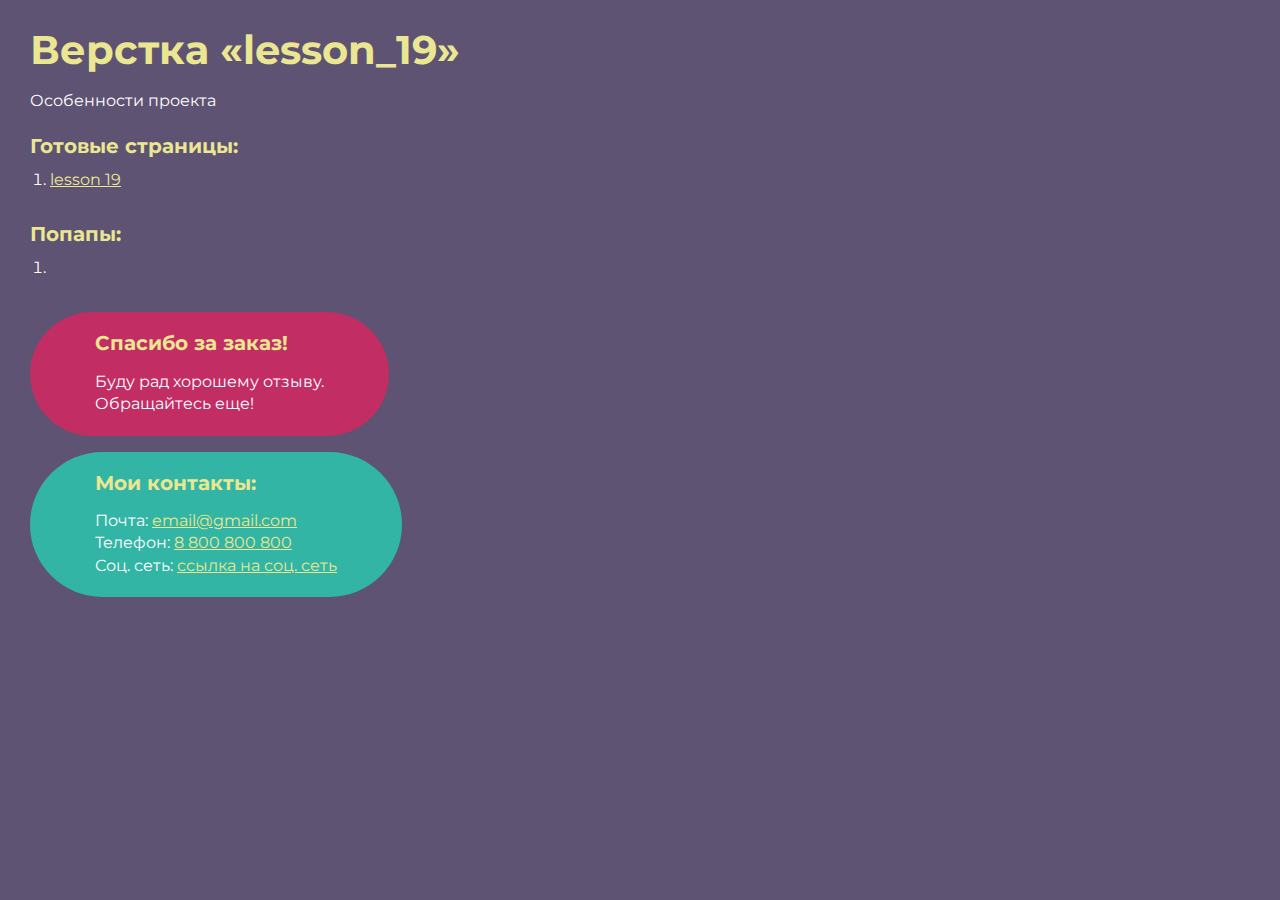
<file: index.html>
<!DOCTYPE html>
<html>

<head>
	<meta charset="UTF-8">
	<meta name="viewport" content="width=device-width, initial-scale=1.0">
	<title>Верстка «lesson_19»</title>
</head>

<body>
	<div class="rootpage">
		<h1>Верстка «lesson_19»</h1>
		<div class="rootpage__info">
			Особенности проекта
		</div>
		<h2>Готовые страницы:</h2>
		<ol class="rootpage__list">
			<li><a target="_blank" href="home.html">lesson 19</a></li>
		</ol>
		<h2>Попапы:</h2>
		<ol class="rootpage__list">
			<li><a target="_blank" href="home.html#"></a></li>
		</ol>
		<div class="rootpage__tnx">
			<h2>Спасибо за заказ!</h2>
			<p>Буду рад хорошему отзыву.</p>
			<p>Обращайтесь еще!</p>
		</div>
		<div class="rootpage__contacts">
			<h2>Мои контакты:</h2>
			<p>Почта: <a href="mailto:email@gmail.com">email@gmail.com</a></p>
			<p>Телефон: <a href="tel:8800800800">8 800 800 800</a></p>
			<p>Соц. сеть: <a href="">ссылка на соц. сеть</a></p>
		</div>
	</div>
</body>
<style>
	@charset "UTF-8";
	@import url("https://fonts.googleapis.com/css?family=Montserrat:regular,700&display=swap");

	*,
	*::before,
	*::after {
		padding: 0px;
		margin: 0px;
		border: 0px;
		box-sizing: border-box;
	}

	html,
	body {
		height: 100%;
		margin: 0;
		padding: 0;
		min-width: 320px;
		width: 100%;
		color: #fff;
		background-color: #5e5373;
	}

	body {
		font-family: Montserrat;
		font-size: 100%;
		line-height: 1;
		font-size: 1rem;
	}

	a {
		text-decoration: underline;
		color: #ebe691
	}

	a:visited {
		text-decoration: underline;
		color: #aaa768;
	}

	a:hover {
		text-decoration: none;
	}

	ul li {
		list-style: none;
	}

	img {
		vertical-align: top;
	}

	.wrapper {
		width: 100%;
		min-height: 100%;
		overflow: hidden;
	}

	.rootpage {
		padding: 30px;
		display: flex;
		flex-direction: column;
		align-items: flex-start;
	}

	@media (max-width: 767px) {
		.rootpage {
			padding: 30px 15px;
		}
	}

	h1 {
		color: #ebe691;
		font-size: 2.5rem;
		margin: 0px 0px 1.25rem 0px;
	}

	@media (max-width: 767px) {
		h1 {
			font-size: 1.85rem;
			margin: 0px 0px 1.25rem 0px;
		}
	}

	h2 {
		color: #ebe691;
		font-size: 1.25rem;
		margin: 0px 0px 1rem 0px;
	}

	@media (max-width: 767px) {
		h2 {
			font-size: 1.125rem;
			margin: 0px 0px 1rem 0px;
		}
	}

	.rootpage__info {
		line-height: 140%;
		margin: 0px 0px 1.5rem 0px;
	}

	.rootpage__list {
		margin: 0px 0px 2.25rem 1.25rem;
	}

	.rootpage__list li:not(:last-child) {
		margin: 0px 0px 15px 0px;
	}

	.rootpage__contacts,
	.rootpage__tnx {
		border-radius: 200px;
		padding: 20px 65px;
		line-height: 140%;
	}

	@media (max-width: 767px) {

		.rootpage__contacts,
		.rootpage__tnx {
			border-radius: 40px;
			padding: 20px;
		}
	}

	.rootpage__contacts {
		background: #32b5a4;

	}

	.rootpage__contacts a {
		color: #ebe691;
	}

	.rootpage__tnx {
		background: #c22d63;
		margin: 0px 0px 1rem 0px;
	}
</style>

</html>
</file>
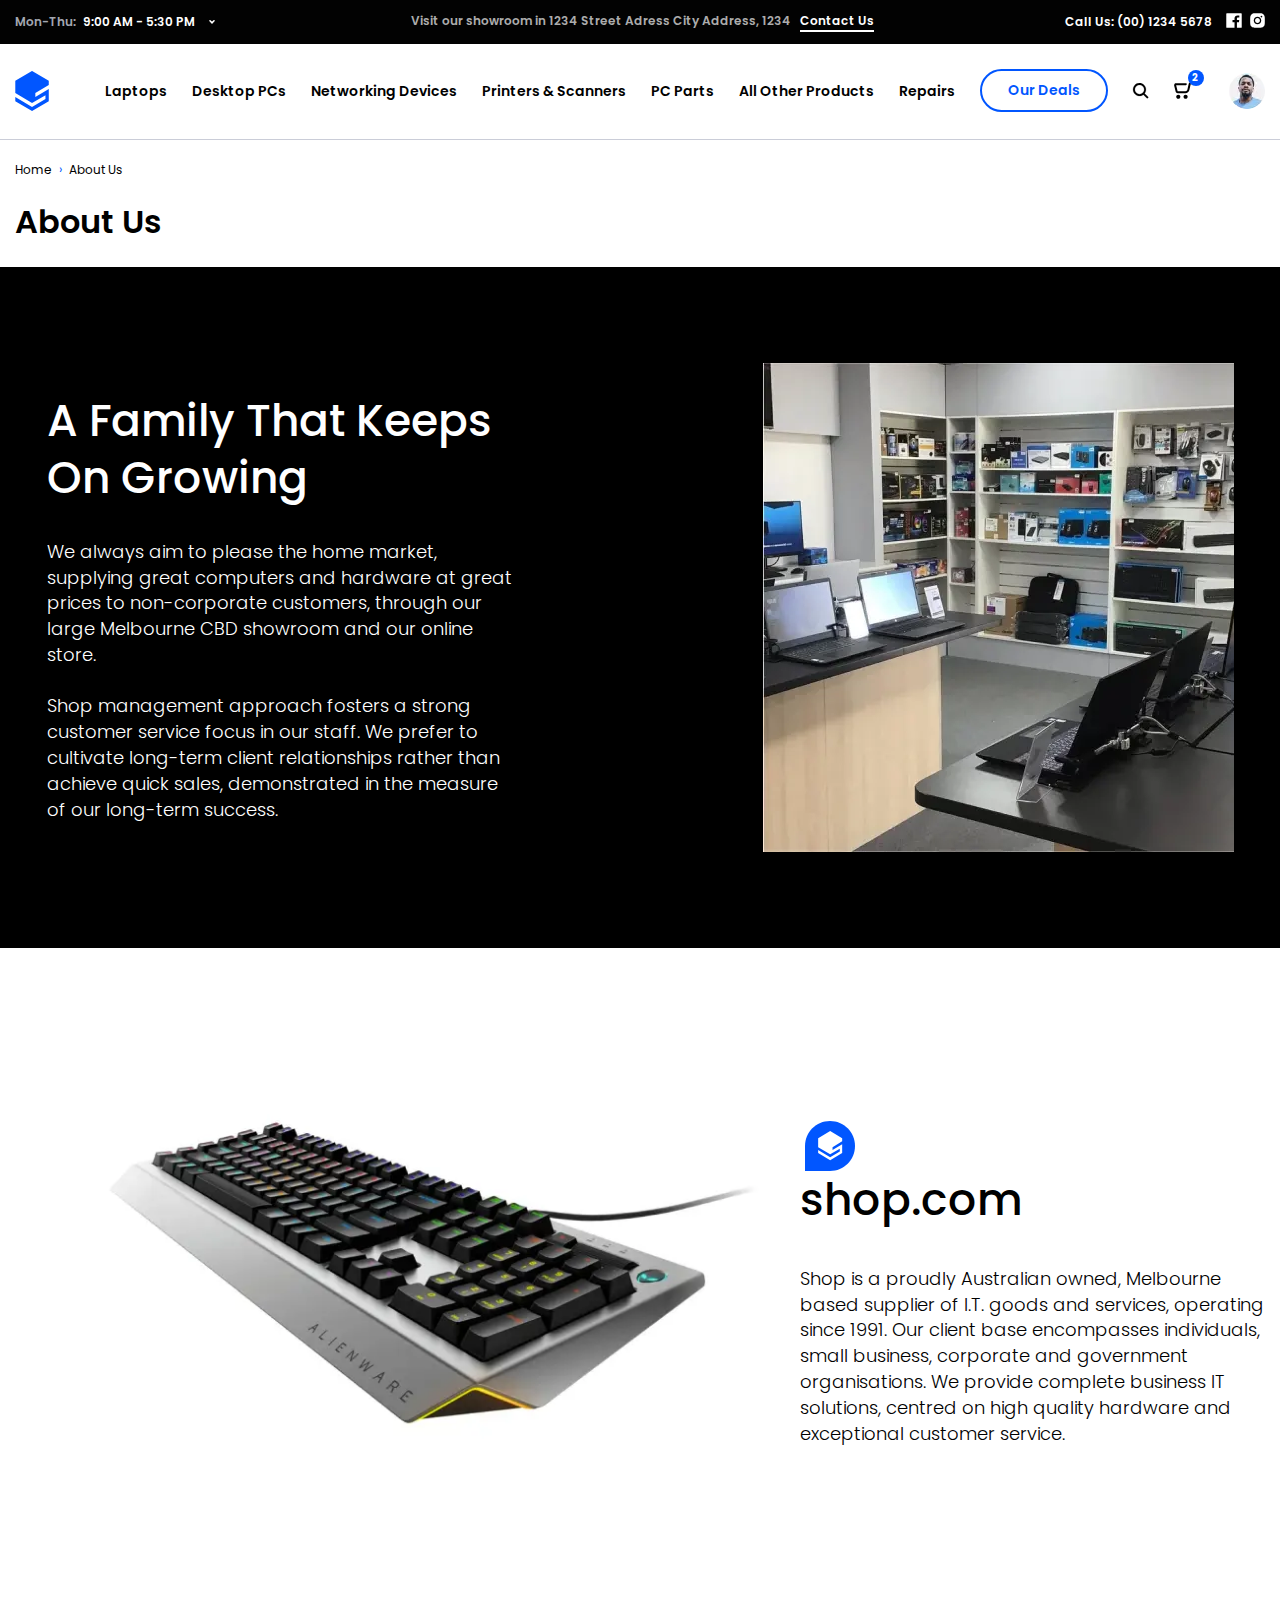
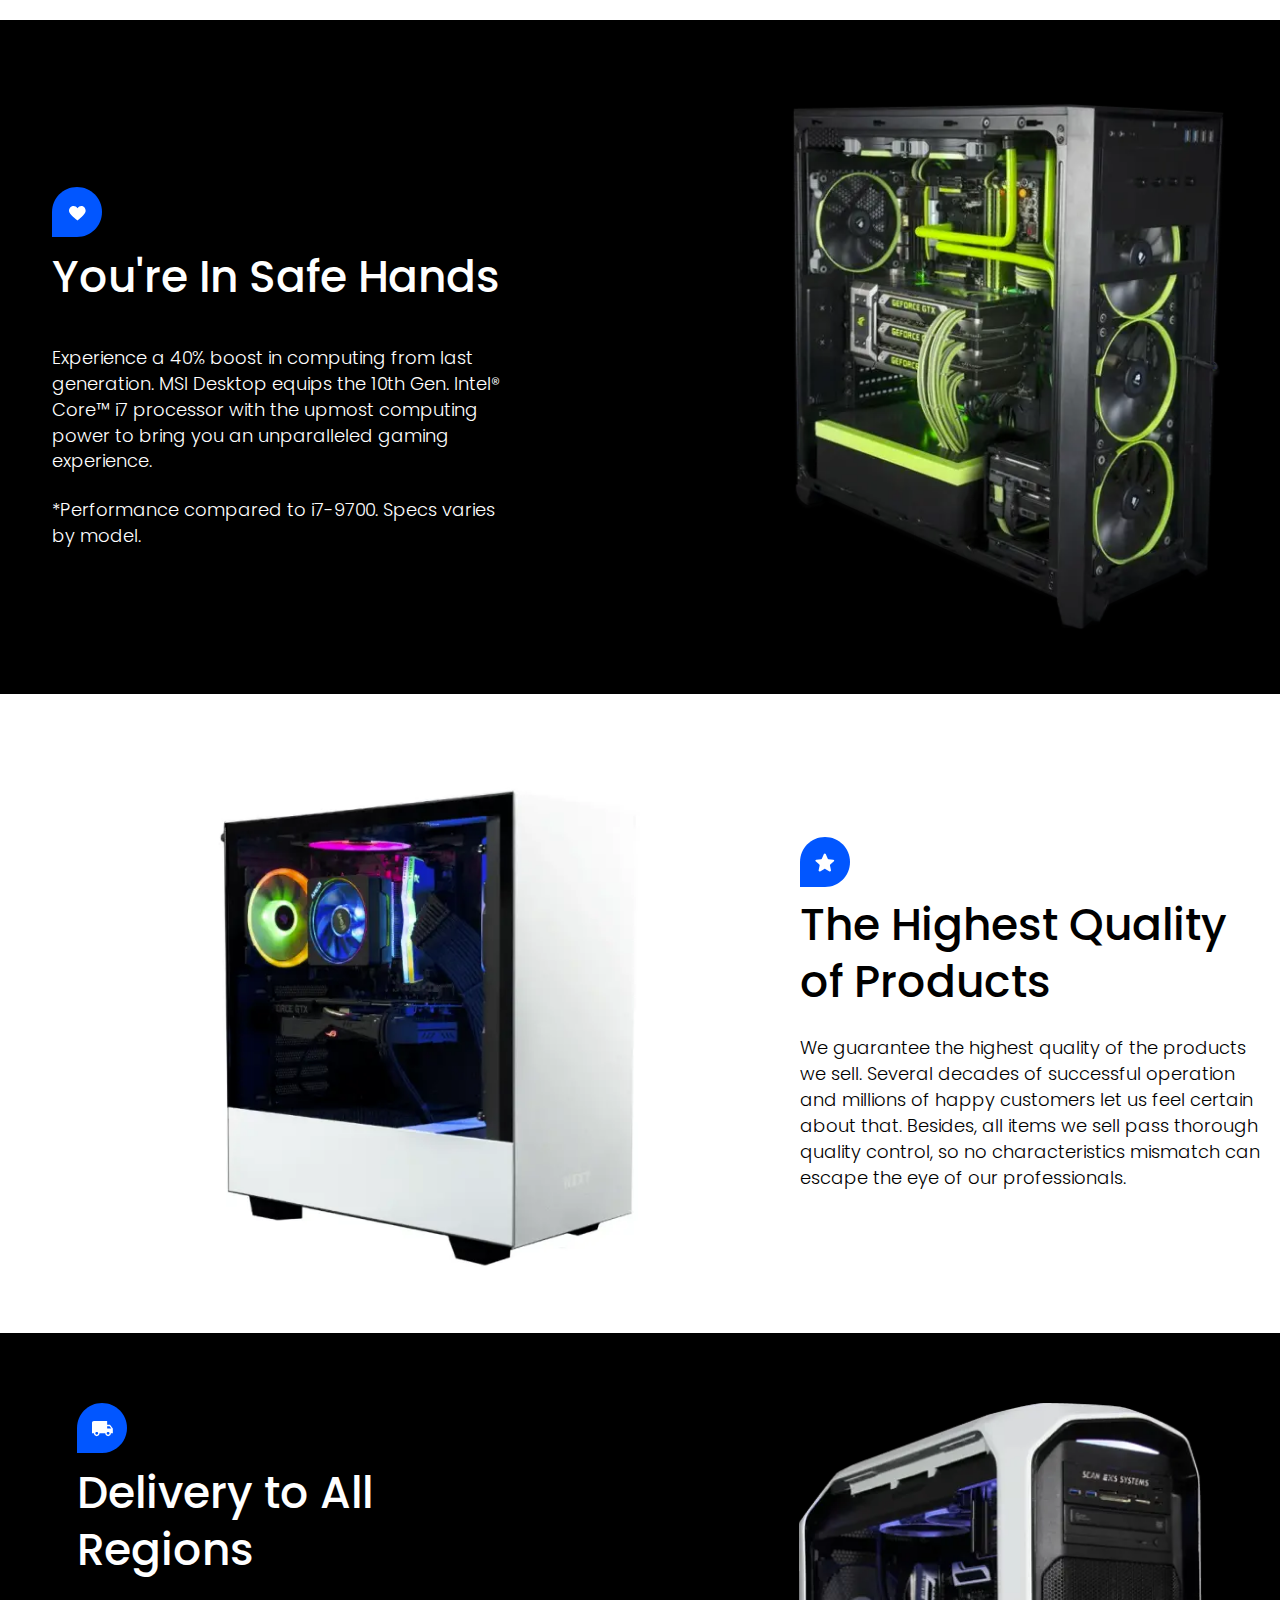
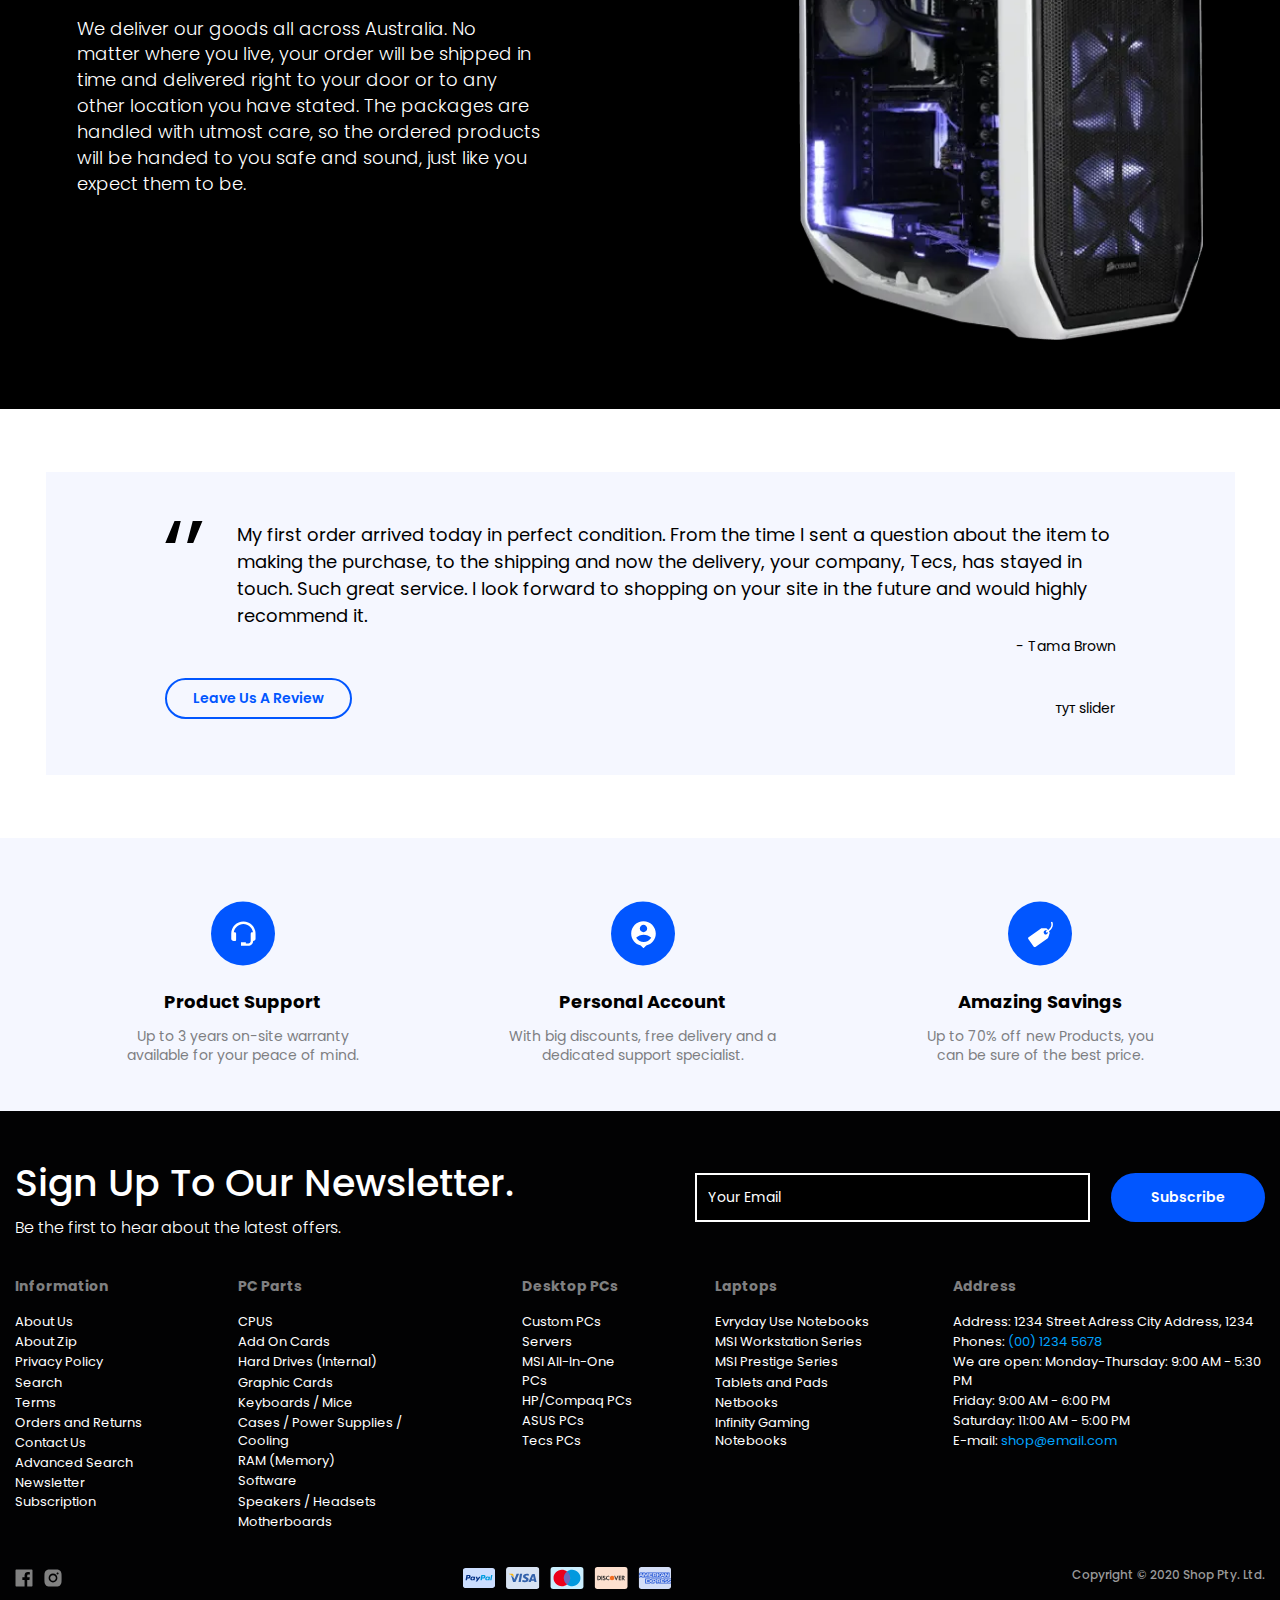
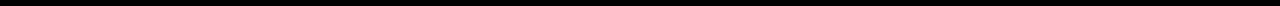
<file: home.html>
<!DOCTYPE html>
<html lang="en">

<head>
	<title>lesson19</title>
	<meta charset="UTF-8">
	<meta name="format-detection" content="telephone=no">
	<!-- <style>body{opacity: 0;}</style> -->
	<link rel="stylesheet" href="css/style.min.css?_v=20220525234059">
	<link rel="shortcut icon" href="favicon.ico">
	<!-- <meta name="robots" content="noindex, nofollow"> -->
	<meta name="viewport" content="width=device-width, initial-scale=1.0">
</head>

<body>
	<div class="wrapper">
		<header class="header">
			<div class="header__top top-header">
				<div class="top-header__container">
					<div class="top-header__timetable">
						<div class="top-header__day">Mon-Thu:</div>
						<div class="top-header__time">9:00 AM - 5:30 PM
							<ul class="top-header__time-items">
								<li class="top-header__time-item">9:00 AM - 5:30 PM</li>
								<li class="top-header__time-item">9:00 AM - 5:30 PM</li>
								<li class="top-header__time-item">9:00 AM - 5:30 PM</li>
							</ul>
						</div>
					</div>
					<div class="top-header__address">Visit our showroom in 1234 Street Adress City Address, 1234
						<a class="top-header__address-link" href="#" target="_blank">Contact Us</a>
					</div>
					<div class="top-header__contacts">
						<a class="top-header__phone" href="tel:0012345678">Call Us: (00) 1234 5678</a>
						<div class="top-header__social-network">
							<a class="top-header__face" href="#" target="_blank">
								<img class="top-header__image-face" src="img/header/face_top.svg" alt="face">
							</a>
							<a class="top-header__inst" href="#" target="_blank">
								<img class="top-header__image-inst" src="img/header/inst_top.svg" alt="inst">
							</a>
						</div>
					</div>
				</div>
			</div>

			<div class="header__foundation">
				<div class="header__container">
					<div class="header__center">
						<div class="header__logo-menu">
							<a href="#" class="header__logo" target="_blank">
								<img class="header__image-logo" src="img/header/logo_cen.svg" alt="logo">
							</a>
							<div class="header__menu">
								<nav class="header__row-menu">
									<a href="#" class="header__burger">
										<span></span>
									</a>
									<ol class="header__items">
										<li class="header__item">
											<a href="#">Laptops</a>
										</li>
										<li class="header__item">
											<a href="#">Desktop PCs</a>
										</li>
										<li class="header__item">
											<a href="#">Networking Devices</a>
										</li>
										<li class="header__item">
											<a href="#">Printers & Scanners</a>
										</li>
										<li class="header__item">
											<a href="#">PC Parts</a>
										</li>
										<li class="header__item">
											<a href="#">All Other Products</a>
										</li>
										<li class="header__item">
											<a href="#">Repairs</a>
										</li>
									</ol>
								</nav>
								<a class="header__batton" href="#">Our Deals</a>
							</div>
						</div>
						<div class="header__right-items">
							<div class="header__left">
								<a href="#" class="header__search">
									<img src="img/header/Vector_cen1.svg" alt="search" class="header__image-search">
								</a>
								<a href="#" class="header__basket">
									<img src="img/header/Vector_cen2.svg" alt="basket" class="header__image-basket">
									<span class="header__products">2</span>
								</a>
							</div>
							<div class="header__right">
								<a href="#" class="header__avatar">
									<picture>
										<source srcset="img/header/Ellipse_cen.webp" type="image/webp"><img
											src="img/header/Ellipse_cen.jpg" alt="avatar" class="header__image-avatar">
									</picture>
								</a>
							</div>
						</div>
					</div>
				</div>
			</div>

			<div class="header__about-us">
				<div class="header__container">
					<div class="header__row">
						<a href="" class="header__home">Home</a>
						<span class="header__arrow">›</span>
						<a href="" class="header__about">About Us</a>
					</div>
					<h1 class="header__title-about">About Us</h1>
				</div>
			</div>
		</header>
		<main class="page">

			<div class="family">
				<div class="family__container">
					<div class="family__box">
						<div class="family__body">
							<div class="family__title">A Family That Keeps On Growing</div>
							<div class="family__paragrofs">
								<p class="family__paragrof">We always aim to please the home market, supplying great computers
									and
									hardware at great prices to non-corporate customers, through our large Melbourne CBD showroom
									and our online store.</p>
								<p class="family__paragrof">Shop management approach fosters a strong customer service focus in
									our
									staff. We prefer to cultivate long-term client relationships rather than achieve quick sales,
									demonstrated in the measure of our long-term success.</p>
							</div>
						</div>
						<div class="family__picture">
							<picture>
								<source srcset="img/family/Rectangle_54.webp" type="image/webp"><img
									src="img/family/Rectangle_54.jpg" alt="офис" class="family__image">
							</picture>
						</div>
					</div>
				</div>
			</div>

			<div class="shop">
				<div class="shop__container">
					<div class="shop__box">
						<div class="shop__picture">
							<picture>
								<source srcset="img/family/Rectangle.webp" type="image/webp"><img src="img/family/Rectangle.jpg"
									alt="клава" class="shop__image">
							</picture>
						</div>
						<div class="shop__body">
							<div class="shop__icon">
								<img src="img/family/Group_191.svg" alt="лого" class="shop__logo">
							</div>
							<div class="shop__text">
								<div class="shop__title">shop.com</div>
								<div class="shop__paragrofs">
									<p class="shop__paragrof">Shop is a proudly Australian owned, Melbourne based supplier of
										I.T. goods and services, operating since 1991. Our client base encompasses individuals,
										small business, corporate and government organisations. We provide complete business IT
										solutions, centred on high quality hardware and exceptional customer service.</p>
								</div>
							</div>
						</div>
					</div>
				</div>
			</div>

			<div class="safe">
				<div class="safe__container">
					<div class="safe__box">
						<div class="safe__body">
							<div class="safe__icon">
								<img src="img/safe/Group_74.svg" alt="лого" class="safe__logo">
							</div>
							<div class="safe__text">
								<div class="safe__title">You're In Safe Hands</div>
								<div class="safe__paragrofs">
									<p class="safe__paragrof">Experience a 40% boost in computing from last generation. MSI
										Desktop equips the 10th Gen. Intel® Core™ i7 processor with the upmost computing power to
										bring you an unparalleled gaming experience.
									</p>
									<p class="safe__paragrof">*Performance compared to i7-9700. Specs varies by model.</p>
								</div>
							</div>
						</div>
						<div class="safe__picture">
							<picture>
								<source srcset="img/safe/MaskGroup.webp" type="image/webp"><img src="img/safe/MaskGroup.png"
									alt="клава" class="safe__image">
							</picture>
						</div>
					</div>
				</div>
			</div>

			<div class="products">
				<div class="products__container">
					<div class="products__box">
						<div class="products__picture">
							<picture>
								<source srcset="img/products/Rectangle13.webp" type="image/webp"><img
									src="img/products/Rectangle13.png" alt="клава" class="products__image">
							</picture>
						</div>
						<div class="products__body">
							<div class="products__icon">
								<img src="img/products/Group5.svg" alt="лого" class="products__logo">
							</div>
							<div class="products__text">
								<div class="products__title">The Highest Quality of Products</div>
								<div class="products__paragrofs">
									<p class="products__paragrof">We guarantee the highest quality of the products we sell.
										Several decades of successful operation and millions of happy customers let us feel
										certain about that. Besides, all items we sell pass thorough quality control, so no
										characteristics mismatch can escape the eye of our professionals.</p>
								</div>
							</div>
						</div>
					</div>
				</div>
			</div>

			<div class="delivery">
				<div class="delivery__container">
					<div class="delivery__box">
						<div class="delivery__body">
							<div class="delivery__icon">
								<img src="img/Delivery/Group6.svg" alt="лого" class="delivery__logo">
							</div>
							<div class="delivery__text">
								<div class="delivery__title">Delivery to All Regions</div>
								<div class="delivery__paragrofs">
									<p class="delivery__paragrof">We deliver our goods all across Australia. No matter where you
										live, your order will be shipped in time and delivered right to your door or to any other
										location you have stated. The packages are handled with utmost care, so the ordered
										products will be handed to you safe and sound, just like you expect them to be.
									</p>
								</div>
							</div>
						</div>
						<div class="delivery__picture">
							<picture>
								<source srcset="img/Delivery/Mask_Group1.webp" type="image/webp"><img
									src="img/Delivery/Mask_Group1.png" alt="клава" class="delivery__image">
							</picture>
						</div>
					</div>
				</div>
			</div>

			<div class="reviews">
				<div class="reviews__container">
					<div class="reviews__body">
						<div class="reviews__paragraph">
							<p class="reviews__text">My first order arrived today in perfect condition. From the time I sent a
								question about the item to making the purchase, to the shipping and now the delivery, your
								company, Tecs, has stayed in touch. Such great service. I look forward to shopping on your site
								in the future and would highly recommend it.</p>
						</div>
						<div class="reviews__row">
							<a href="" class="reviews__button">Leave Us A Review</a>
							<div class="reviews__column">
								<div class="reviews__name">- Tama Brown</div>
								<div class="reviews__slider">тут slider</div>
							</div>
						</div>
					</div>
				</div>
			</div>

			<div class="services">
				<div class="services__container">
					<div class="services__cards">
						<div class="services__card">
							<a href="#" class="services__image" target="_blank"><img src="img/services/Support.svg" alt="icon"
									class="services__icon"></a>
							<div class="services__body">
								<div class="services__title">Product Support</div>
								<div class="services__text">Up to 3 years on-site warranty available for your peace of mind.
								</div>
							</div>
						</div>
						<div class="services__card">
							<a href="#" class="services__image" target="_blank"><img src="img/services/Account.svg" alt="icon"
									class="services__icon"></a>
							<div class="services__body">
								<div class="services__title">Personal Account</div>
								<div class="services__text">With big discounts, free delivery and a dedicated support
									specialist.</div>
							</div>
						</div>
						<div class="services__card">
							<a href="#" class="services__image" target="_blank"><img src="img/services/Saving.svg" alt="icon"
									class="services__icon"></a>
							<div class="services__body">
								<div class="services__title">Amazing Savings</div>
								<div class="services__text">Up to 70% off new Products, you can be sure of the best price.</div>
							</div>
						</div>
					</div>
				</div>
			</div>

		</main>
		<footer class="footer">
			<div class="footer__container">
				<div class="footer__top">
					<div class="footer__sign-up">
						<div class="footer__title">Sign Up To Our Newsletter.</div>
						<div class="footer__subtitle">Be the first to hear about the latest offers.</div>
					</div>
					<div class="footer__subscribe">
						<div class="footer__mail">
							<input class="footer__email" type="text" name="email" placeholder="Your Email" value="">
						</div>
						<button class="footer__button">Subscribe</button>
					</div>
				</div>
				<div class="footer__center-container">
					<div class="footer__center">
						<div class="footer__list list-footer">
							<div class="list-footer__title">Information</div>
							<ul class="list-footer__items">
								<li class="list-footer__item">
									<a class="list-footer__link" href="#" target="_blank">About Us</a>
								</li>
								<li class="list-footer__item">
									<a class="list-footer__link" href="#" target="_blank">About Zip</a>
								</li>
								<li class="list-footer__item">
									<a class="list-footer__link" href="#" target="_blank">Privacy Policy</a>
								</li>
								<li class="list-footer__item">
									<a class="list-footer__link" href="#" target="_blank">Search</a>
								</li>
								<li class="list-footer__item">
									<a class="list-footer__link" href="#" target="_blank">Terms</a>
								</li>
								<li class="list-footer__item">
									<a class="list-footer__link" href="#" target="_blank">Orders and Returns</a>
								</li>
								<li class="list-footer__item">
									<a class="list-footer__link" href="#" target="_blank">Contact Us</a>
								</li>
								<li class="list-footer__item">
									<a class="list-footer__link" href="#" target="_blank">Advanced Search</a>
								</li>
								<li class="list-footer__item">
									<a class="list-footer__link" href="#" target="_blank">Newsletter Subscription</a>
								</li>
							</ul>
						</div>
						<div class="footer__list list-footer">
							<div class="list-footer__title">PC Parts</div>
							<ul class="list-footer__items">
								<li class="list-footer__item">
									<a class="list-footer__link" href="#" target="_blank">CPUS</a>
								</li>
								<li class="list-footer__item">
									<a class="list-footer__link" href="#" target="_blank">Add On Cards
									</a>
								</li>
								<li class="list-footer__item">
									<a class="list-footer__link" href="#" target="_blank">Hard Drives (Internal)
									</a>
								</li>
								<li class="list-footer__item">
									<a class="list-footer__link" href="#" target="_blank">Graphic Cards</a>
								</li>
								<li class="list-footer__item">
									<a class="list-footer__link" href="#" target="_blank">Keyboards / Mice</a>
								</li>
								<li class="list-footer__item">
									<a class="list-footer__link" href="#" target="_blank">Cases / Power Supplies / Cooling</a>
								</li>
								<li class="list-footer__item">
									<a class="list-footer__link" href="#" target="_blank">RAM (Memory)
									</a>
								</li>
								<li class="list-footer__item">
									<a class="list-footer__link" href="#" target="_blank">Software</a>
								</li>
								<li class="list-footer__item">
									<a class="list-footer__link" href="#" target="_blank">Speakers / Headsets</a>
								</li>
								<li class="list-footer__item">
									<a class="list-footer__link" href="#" target="_blank">Motherboards</a>
								</li>
							</ul>
						</div>
						<div class="footer__list list-footer">
							<div class="list-footer__title">Desktop PCs</div>
							<ul class="list-footer__items">
								<li class="list-footer__item">
									<a class="list-footer__link" href="#" target="_blank">Custom PCs</a>
								</li>
								<li class="list-footer__item">
									<a class="list-footer__link" href="#" target="_blank">Servers</a>
								</li>
								<li class="list-footer__item">
									<a class="list-footer__link" href="#" target="_blank">MSI All-In-One PCs
									</a>
								</li>
								<li class="list-footer__item">
									<a class="list-footer__link" href="#" target="_blank">HP/Compaq PCs
									</a>
								</li>
								<li class="list-footer__item">
									<a class="list-footer__link" href="#" target="_blank">ASUS PCs
									</a>
								</li>
								<li class="list-footer__item">
									<a class="list-footer__link" href="#" target="_blank">Tecs PCs</a>
								</li>
							</ul>
						</div>
						<div class="footer__list list-footer">
							<div class="list-footer__title">Laptops</div>
							<ul class="list-footer__items">
								<li class="list-footer__item">
									<a class="list-footer__link" href="#" target="_blank">Evryday Use Notebooks
									</a>
								</li>
								<li class="list-footer__item">
									<a class="list-footer__link" href="#" target="_blank">MSI Workstation Series
									</a>
								</li>
								<li class="list-footer__item">
									<a class="list-footer__link" href="#" target="_blank">MSI Prestige Series
									</a>
								</li>
								<li class="list-footer__item">
									<a class="list-footer__link" href="#" target="_blank">Tablets and Pads</a>
								</li>
								<li class="list-footer__item">
									<a class="list-footer__link" href="#" target="_blank">Netbooks</a>
								</li>
								<li class="list-footer__item">
									<a class="list-footer__link" href="#" target="_blank">Infinity Gaming Notebooks</a>
								</li>
							</ul>
						</div>
						<div class="footer__list list-footer">
							<div class="list-footer__title">Address</div>
							<ul class="list-footer__items">
								<li class="list-footer__item">
									<div class="list-footer__link">Address: 1234 Street Adress City Address, 1234</div>
								</li>
								<li class="list-footer__item">
									<a class="list-footer__link" href="tel:0012345678">Phones: <span
											class="list-footer__color-link">(00) 1234 5678</span></a>
								</li>
								<li class="list-footer__item">
									<div class="list-footer__link">We are open: Monday-Thursday: 9:00 AM - 5:30 PM</div>
								</li>
								<li class="list-footer__item">
									<div class="list-footer__link">Friday: 9:00 AM - 6:00 PM</div>
								</li>
								<li class="list-footer__item">
									<div class="list-footer__link">Saturday: 11:00 AM - 5:00 PM</div>
								</li>
								<li class="list-footer__item">
									<a class="list-footer__link" href="#" target="_blank"></a>
								</li>
								<li class="list-footer__item">
									<a class="list-footer__link" href="#" target="_blank"></a>
								</li>
								<li class="list-footer__item">
									<a class="list-footer__link" href="#" target="_blank"></a>
								</li>
								<li class="list-footer__item">
									<a class="list-footer__link" href="#" target="_blank">E-mail: <span
											class="list-footer__color-link">shop@email.com</span></a>
								</li>
							</ul>
						</div>
					</div>
				</div>
				<div class="footer__bottom">
					<div class="footer__social">
						<a class="footer__face" href="#" target="_blank">
							<img class="footer__image-face" src="img/footer/face.svg" alt="footer__image">
						</a>
						<a class="footer__inst" href="#" target="_blank">
							<img class="footer__image-inst" src="img/footer/inst.svg" alt="footer__image">
						</a>
					</div>
					<div class="footer__payment">
						<a class="footer__card" href="#" target="_blank">
							<img class="footer__image-card" src="img/footer/paypal.svg" alt="footer__image">
						</a>
						<a class="footer__card" href="#" target="_blank">
							<img class="footer__image-card" src="img/footer/visa.svg" alt="footer__image">
						</a>
						<a class="footer__card" href="#" target="_blank">
							<img class="footer__image-card" src="img/footer/maestro.svg" alt="footer__image">
						</a>
						<a class="footer__card" href="#" target="_blank">
							<img class="footer__image-card" src="img/footer/discover.svg" alt="footer__image">
						</a>
						<a class="footer__card" href="#" target="_blank">
							<img class="footer__image-card" src="img/footer/american-express.svg" alt="footer__image">
						</a>
					</div>
					<div class="footer__copyright">Copyright © 2020 Shop Pty. Ltd.</div>
				</div>
			</div>
		</footer>
	</div>
	<!-- <div id="popup" aria-hidden="true" class="popup">
	<div class="popup__wrapper">
		<div class="popup__content">
			<button data-close type="button" class="popup__close">Закрыть</button>
			<div class="popup__text">
				Text
			</div>
		</div>
	</div>
</div> -->
	<script src="js/app.min.js?_v=20220525234059"></script>
</body>

</html>
</file>
<file: css/style.min.css>
@charset "UTF-8";@import url(https://fonts.googleapis.com/css?family=Poppins:300,regular,500,600,700&display=swap);*{padding:0;margin:0;border:0}*,:after,:before{-webkit-box-sizing:border-box;box-sizing:border-box}body,html{height:100%;min-width:320px}body{color:#000;line-height:1;font-family:Poppins,sans-serif;font-size:1.125rem;-ms-text-size-adjust:100%;-moz-text-size-adjust:100%;-webkit-text-size-adjust:100%;-webkit-font-smoothing:antialiased;-moz-osx-font-smoothing:grayscale}button,input,textarea{font-family:Poppins,sans-serif;font-size:inherit}button{cursor:pointer;color:inherit;background-color:inherit}a{color:inherit}a:link,a:visited{text-decoration:none}a:hover{text-decoration:none}ul li{list-style:none}ol li{list-style:none}img{vertical-align:top}h1,h2,h3,h4,h5,h6{font-weight:inherit;font-size:inherit}.lock body{overflow:hidden;-ms-touch-action:none;touch-action:none}.wrapper{min-height:100%;display:-webkit-box;display:-ms-flexbox;display:flex;-webkit-box-orient:vertical;-webkit-box-direction:normal;-ms-flex-direction:column;flex-direction:column;overflow:hidden}.wrapper>main{-webkit-box-flex:1;-ms-flex:1 1 auto;flex:1 1 auto}.wrapper>*{min-width:0}[class*=__container]{max-width:87.375rem;-webkit-box-sizing:content-box;box-sizing:content-box;margin:0 auto;padding:0 .9375rem}[class*=-ibg]{position:relative}[class*=-ibg] img{position:absolute;width:100%;height:100%;top:0;left:0;-o-object-fit:cover;object-fit:cover}[class*=-ibg_contain] img{-o-object-fit:contain;object-fit:contain}.header__top{font-size:12px;font-weight:600;color:#fff;line-height:1.5;background:#020202;padding:12px 0}.top-header__container{display:-webkit-box;display:-ms-flexbox;display:flex;-webkit-box-pack:justify;-ms-flex-pack:justify;justify-content:space-between;-webkit-box-align:center;-ms-flex-align:center;align-items:center;-webkit-column-gap:15px;-moz-column-gap:15px;column-gap:15px}.top-header__timetable{display:-webkit-box;display:-ms-flexbox;display:flex;-webkit-column-gap:7px;-moz-column-gap:7px;column-gap:7px;-webkit-box-flex:0;-ms-flex:0 0 auto;flex:0 0 auto}.top-header__day{color:#a2a6b0}.top-header__time{position:relative;cursor:pointer}.top-header__time::after{content:"";width:10px;height:10px;background:url(../img/header/gal.svg) 0 center no-repeat;display:inline-block;margin:0 0 0 11px}.top-header__time:hover .top-header__time-items{visibility:visible;background:#020202;padding:0 7px 4px;border-radius:6px}.top-header__time-items{position:absolute;top:20px;right:0;visibility:hidden;-webkit-transition:all .5s ease-in 0s;-o-transition:all .5s ease-in 0s;transition:all .5s ease-in 0s}.top-header__address{color:#acacac}.top-header__address-link{display:inline-block;color:#fff;border-bottom:2px solid #fff;margin:0 0 0 6px}.top-header__contacts{display:-webkit-box;display:-ms-flexbox;display:flex;-webkit-column-gap:14px;-moz-column-gap:14px;column-gap:14px}.top-header__social-network{display:-webkit-box;display:-ms-flexbox;display:flex;-webkit-column-gap:8px;-moz-column-gap:8px;column-gap:8px}.top-header__face{-webkit-box-align:center;-ms-flex-align:center;align-items:center;display:-webkit-box;display:-ms-flexbox;display:flex;width:15.45px;height:15.45px;overflow:hidden}.top-header__image-face{width:15.45px}.top-header__inst{-webkit-box-align:center;-ms-flex-align:center;align-items:center;display:-webkit-box;display:-ms-flexbox;display:flex;width:15.45px;height:15.45px;overflow:hidden}.top-header__image-inst{width:15.45px}.header__foundation{border-bottom:1px solid #cacdd8}.header__center{position:relative;display:-webkit-box;display:-ms-flexbox;display:flex;-webkit-box-pack:justify;-ms-flex-pack:justify;justify-content:space-between;font-weight:600;font-size:14px;padding:25px 0 27px 0}.header__logo-menu{display:-webkit-box;display:-ms-flexbox;display:flex;-webkit-column-gap:56.23px;-moz-column-gap:56.23px;column-gap:56.23px;-webkit-box-align:center;-ms-flex-align:center;align-items:center}.header__logo{-webkit-box-flex:0;-ms-flex:0 0 auto;flex:0 0 auto;position:relative;width:34px;height:40px}.header__image-logo{position:absolute;top:0;left:0;width:100%;height:100%;-o-object-fit:cover;object-fit:cover;-o-object-position:center;object-position:center}.header__menu{-webkit-box-flex:0;-ms-flex:0 1 auto;flex:0 1 auto;display:-webkit-box;display:-ms-flexbox;display:flex;-webkit-box-align:center;-ms-flex-align:center;align-items:center;-webkit-column-gap:25px;-moz-column-gap:25px;column-gap:25px}.header__burger{display:none}.header__burger span{width:30px;border:1px solid #000;display:block;border-radius:10px}.header__burger::before{content:"";width:30px;border:1px solid #000;display:block;border-radius:10px}.header__burger::after{content:"";width:30px;border:1px solid #000;display:block;border-radius:10px}.header__items{display:-webkit-box;display:-ms-flexbox;display:flex;-webkit-column-gap:25px;-moz-column-gap:25px;column-gap:25px;-webkit-box-align:center;-ms-flex-align:center;align-items:center}.header__item{-webkit-box-flex:0;-ms-flex:0 1 auto;flex:0 1 auto;text-align:center}.header__item:hover{color:#3a56b1}.header__batton{display:inline-block;color:#0156ff;line-height:1.5;padding:9px 26px;background-color:#fff;border:2px solid #0156ff;border-radius:50px;-webkit-box-flex:1;-ms-flex:1 0 auto;flex:1 0 auto;-webkit-transition:all .5s ease;-o-transition:all .5s ease;transition:all .5s ease}.header__batton:hover{background-color:#0156ff;color:#fff}.header__right-items{display:-webkit-box;display:-ms-flexbox;display:flex;-webkit-column-gap:36px;-moz-column-gap:36px;column-gap:36px}.header__left{display:-webkit-box;display:-ms-flexbox;display:flex;-webkit-column-gap:25px;-moz-column-gap:25px;column-gap:25px;-webkit-box-align:center;-ms-flex-align:center;align-items:center}.header__search{max-width:25px;max-height:25px;display:-webkit-box;display:-ms-flexbox;display:flex;-webkit-box-align:center;-ms-flex-align:center;align-items:center;overflow:hidden}.header__image-search{max-width:25px}.header__basket{position:relative;max-width:25px;max-height:25px;display:-webkit-box;display:-ms-flexbox;display:flex;-webkit-box-align:center;-ms-flex-align:center;align-items:center}.header__basket::before{content:"";width:16px;height:16px;background:#0156ff;border-radius:50%;position:absolute;top:-12px;right:-11px}.header__image-basket{max-width:25px}.header__products{position:absolute;top:-9px;right:-6px;color:#fff;font-weight:700;font-size:10px}.header__right{display:-webkit-box;display:-ms-flexbox;display:flex}.header__avatar{-ms-flex-item-align:center;-ms-grid-row-align:center;align-self:center;position:relative;width:36px;height:36px;border-radius:50%;overflow:hidden}.header__image-avatar{-o-object-fit:cover;object-fit:cover;-o-object-position:center;object-position:center;position:absolute;top:0;left:0;width:100%;height:100%}.header__about-us{padding:21px 0;line-height:1.5}.header__row{display:-webkit-box;display:-ms-flexbox;display:flex;-webkit-column-gap:7.5px;-moz-column-gap:7.5px;column-gap:7.5px;font-weight:400;font-size:12px}.header__row:not(:last-child){margin-bottom:19px}.header__home:hover{color:#0156ff}.header__arrow{color:#0156ff}.header__about:hover{color:#0156ff}.header__title-about{font-weight:600;font-size:32px}.footer{font-size:14px;background:#020203;color:#fff;padding:47px 0 17px 0}.footer__top{display:-webkit-box;display:-ms-flexbox;display:flex;-webkit-box-pack:justify;-ms-flex-pack:justify;justify-content:space-between;margin-bottom:41px;-webkit-column-gap:15px;-moz-column-gap:15px;column-gap:15px}.footer__sign-up{line-height:1.32}.footer__sign-up :not(:last-child){margin-bottom:9px}.footer__title{font-weight:500;font-size:38px}.footer__subtitle{font-weight:300;font-size:16px}.footer__subscribe{display:-webkit-box;display:-ms-flexbox;display:flex;-webkit-box-align:center;-ms-flex-align:center;align-items:center;-webkit-column-gap:23px;-moz-column-gap:23px;column-gap:23px}.footer__mail{outline:2px solid #fff}.footer__mail:hover{outline:3px solid #fff}.footer__email{border-radius:4px;background:#000;padding:12px 0 12px 11px;min-width:391px;max-height:50px;color:#fff}.footer__email::-webkit-input-placeholder{color:#fff;font-size:14px;line-height:1.43}.footer__email::-moz-placeholder{color:#fff;font-size:14px;line-height:1.43}.footer__email:-ms-input-placeholder{color:#fff;font-size:14px;line-height:1.43}.footer__email::-ms-input-placeholder{color:#fff;font-size:14px;line-height:1.43}.footer__email::placeholder{color:#fff;font-size:14px;line-height:1.43}.footer__button{font-weight:600;background:#0156ff;border-radius:50px;padding:14px 40px;-webkit-transition:all .5s ease;-o-transition:all .5s ease;transition:all .5s ease}.footer__button:hover{background:#fff;color:#0156ff}.footer__center-container{max-width:1317px;margin-bottom:36px}.footer__center{display:-webkit-box;display:-ms-flexbox;display:flex;-webkit-column-gap:78px;-moz-column-gap:78px;column-gap:78px;font-weight:400}.footer__bottom{display:-webkit-box;display:-ms-flexbox;display:flex;-webkit-box-pack:justify;-ms-flex-pack:justify;justify-content:space-between;-webkit-column-gap:15px;-moz-column-gap:15px;column-gap:15px;-ms-flex-wrap:wrap;flex-wrap:wrap}.footer__social{display:-webkit-box;display:-ms-flexbox;display:flex}.footer__social :not(:last-child){margin:0 11px 0 0}.footer__face{display:-webkit-box;display:-ms-flexbox;display:flex;-webkit-box-align:center;-ms-flex-align:center;align-items:center;max-width:22px;max-height:22px;overflow:hidden}.footer__image-face{max-width:22px;opacity:.5}.footer__inst{display:-webkit-box;display:-ms-flexbox;display:flex;-webkit-box-align:center;-ms-flex-align:center;align-items:center;max-width:22px;max-height:22px;overflow:hidden}.footer__image-inst{max-width:22px;opacity:.5}.footer__payment{display:-webkit-box;display:-ms-flexbox;display:flex;gap:10px}.footer__card{display:-webkit-box;display:-ms-flexbox;display:flex;-webkit-box-align:center;-ms-flex-align:center;align-items:center;max-width:34.07px;max-height:22px;overflow:hidden}.footer__image-card{max-width:34.07px}.footer__copyright{color:#9a9a9a;line-height:1.32;font-weight:500;font-size:12px}.list-footer__title{font-weight:700;line-height:1;color:rgba(255,255,255,.5)}.list-footer__title:not(:last-child){margin-bottom:20px}.list-footer__items{line-height:1.4;font-size:13px}.list-footer__items :not(:last-child){margin-bottom:2px}.list-footer__item :hover{color:#3075fd}.list-footer__color-link{color:#01a4ff}body{font-weight:400;background:#fff}.family{color:#fff;background:#000;padding:96px 0}.family__container{max-width:1187px}.family__box{display:-webkit-box;display:-ms-flexbox;display:flex;-webkit-box-pack:justify;-ms-flex-pack:justify;justify-content:space-between;-webkit-box-align:center;-ms-flex-align:center;align-items:center;-webkit-column-gap:20px;-moz-column-gap:20px;column-gap:20px}.family__body{max-width:465px}.family__body :not(:last-child){margin-bottom:32px}.family__title{font-weight:500;font-size:44px;line-height:1.3}.family__paragrofs{font-weight:300;line-height:1.44}.family__paragrofs :not(:last-child){margin-bottom:25px}.family__picture{display:-webkit-box;display:-ms-flexbox;display:flex;-webkit-box-flex:0;-ms-flex:0 1 auto;flex:0 1 auto;max-height:489px;-webkit-box-pack:center;-ms-flex-pack:center;justify-content:center}.family__image{max-width:100%;max-height:489px}.shop{padding:62px 0}.shop__container{max-width:1305px}.shop__box{display:-webkit-box;display:-ms-flexbox;display:flex;-webkit-box-pack:justify;-ms-flex-pack:justify;justify-content:space-between;-webkit-box-align:center;-ms-flex-align:center;align-items:center;-webkit-column-gap:20px;-moz-column-gap:20px;column-gap:20px}.shop__picture{display:-webkit-box;display:-ms-flexbox;display:flex;-webkit-box-flex:0;-ms-flex:0 1 auto;flex:0 1 auto;max-height:557px;-webkit-box-pack:center;-ms-flex-pack:center;justify-content:center}.shop__image{max-width:100%;max-height:557px}.shop__body{color:#000;max-width:465px}.shop__icon{display:-webkit-box;display:-ms-flexbox;display:flex;-webkit-box-flex:0;-ms-flex:0 1 auto;flex:0 1 auto;max-height:50px;-webkit-box-pack:start;-ms-flex-pack:start;justify-content:flex-start}.shop__logo{max-width:100%;max-height:50px}.shop__text :not(:last-child){margin-bottom:37px}.shop__title{font-weight:500;font-size:44px;line-height:1.3}.shop__paragrofs{font-weight:300;line-height:1.44}.safe{padding:79px 0 58px 0;background:#000}.safe__container{max-width:1176px}.safe__box{color:#fff;display:-webkit-box;display:-ms-flexbox;display:flex;-webkit-box-pack:justify;-ms-flex-pack:justify;justify-content:space-between;-webkit-box-align:center;-ms-flex-align:center;align-items:center;-webkit-column-gap:20px;-moz-column-gap:20px;column-gap:20px}.safe__body{max-width:465px}.safe__icon{display:-webkit-box;display:-ms-flexbox;display:flex;-webkit-box-flex:0;-ms-flex:0 1 auto;flex:0 1 auto;max-height:50px;-webkit-box-pack:start;-ms-flex-pack:start;justify-content:flex-start}.safe__icon:not(:last-child){margin-bottom:11px}.safe__logo{max-width:100%;max-height:50px}.safe__text :not(:last-child){margin-bottom:40px}.safe__title{font-weight:500;font-size:44px;line-height:1.3}.safe__paragrofs{font-weight:300;line-height:1.44}.safe__paragrofs :not(:last-child){margin-bottom:23px}.safe__picture{display:-webkit-box;display:-ms-flexbox;display:flex;-webkit-box-flex:0;-ms-flex:0 1 auto;flex:0 1 auto;max-height:537px;-webkit-box-pack:center;-ms-flex-pack:center;justify-content:center}.safe__image{max-width:100%;max-height:537px}.products{padding:20px 0}.products__container{max-width:1429px}.products__box{display:-webkit-box;display:-ms-flexbox;display:flex;-webkit-box-pack:justify;-ms-flex-pack:justify;justify-content:space-between;-webkit-box-align:center;-ms-flex-align:center;align-items:center;-webkit-column-gap:20px;-moz-column-gap:20px;column-gap:20px}.products__picture{display:-webkit-box;display:-ms-flexbox;display:flex;-webkit-box-flex:0;-ms-flex:0 1 auto;flex:0 1 auto;max-height:681px;-webkit-box-pack:center;-ms-flex-pack:center;justify-content:center}.products__image{max-width:100%;max-height:681px}.products__body{color:#000;max-width:465px}.products__icon{display:-webkit-box;display:-ms-flexbox;display:flex;-webkit-box-flex:0;-ms-flex:0 1 auto;flex:0 1 auto;max-height:50px;-webkit-box-pack:start;-ms-flex-pack:start;justify-content:flex-start}.products__icon:not(:last-child){margin-bottom:9px}.products__logo{max-width:100%;max-height:50px}.products__text :not(:last-child){margin-bottom:25px}.products__title{font-weight:500;font-size:44px;line-height:1.3}.products__paragrofs{font-weight:300;line-height:1.44}.delivery{padding:70px 0 69px 0;background:#000}.delivery__container{max-width:1127px}.delivery__box{color:#fff;display:-webkit-box;display:-ms-flexbox;display:flex;-webkit-box-pack:justify;-ms-flex-pack:justify;justify-content:space-between;-webkit-column-gap:20px;-moz-column-gap:20px;column-gap:20px}.delivery__body{max-width:466px}.delivery__icon{display:-webkit-box;display:-ms-flexbox;display:flex;-webkit-box-flex:0;-ms-flex:0 1 auto;flex:0 1 auto;max-height:50px;-webkit-box-pack:start;-ms-flex-pack:start;justify-content:flex-start}.delivery__icon:not(:last-child){margin-bottom:11px}.delivery__logo{max-width:100%;max-height:50px}.delivery__text :not(:last-child){margin-bottom:37px}.delivery__title{font-weight:500;font-size:44px;line-height:1.3}.delivery__paragrofs{font-weight:300;line-height:1.44}.delivery__picture{display:-webkit-box;display:-ms-flexbox;display:flex;-webkit-box-flex:0;-ms-flex:0 1 auto;flex:0 1 auto;max-height:537px}.delivery__image{max-width:100%;max-height:537px}.reviews{padding:63px 0}.reviews__container{max-width:1189px}.reviews__body{line-height:1.5;background:#f5f7ff;padding:49px 119px 56px}.reviews__body:not(:last-child){margin-bottom:7px}.reviews__paragraph{padding:0 0 0 72px;position:relative}.reviews__paragraph:not(:last-child){margin-bottom:7px}.reviews__paragraph::before{content:"";width:38px;height:22px;background:url(../img/q.svg) center/auto 22px no-repeat;position:absolute;top:0;left:0}.reviews__row{font-size:14px;display:-webkit-box;display:-ms-flexbox;display:flex;-ms-flex-wrap:wrap;flex-wrap:wrap;-webkit-box-pack:justify;-ms-flex-pack:justify;justify-content:space-between;gap:15px;-webkit-box-align:end;-ms-flex-align:end;align-items:flex-end}.reviews__row:not(:last-child){margin-bottom:7px}.reviews__button{font-weight:600;color:#0156ff;border:2px solid #0156ff;border-radius:50px;padding:8px 26px}.reviews__button:hover{background:#0156ff;color:#f5f7ff}.reviews__column{display:-webkit-box;display:-ms-flexbox;display:flex;-webkit-box-orient:vertical;-webkit-box-direction:normal;-ms-flex-direction:column;flex-direction:column;row-gap:41px;-webkit-box-align:end;-ms-flex-align:end;align-items:flex-end}.services{background:#f5f7ff;padding:63px 0 45px}.services__container{max-width:1057px}.services__cards{display:-webkit-box;display:-ms-flexbox;display:flex;-webkit-column-gap:130px;-moz-column-gap:130px;column-gap:130px}.services__card{display:-webkit-box;display:-ms-flexbox;display:flex;-webkit-box-orient:vertical;-webkit-box-direction:normal;-ms-flex-direction:column;flex-direction:column;-webkit-box-align:center;-ms-flex-align:center;align-items:center;row-gap:24px}.services__image{-webkit-box-flex:0;-ms-flex:0 0 65px;flex:0 0 65px}.services__icon{width:100%;max-height:65px}.services__body{display:-webkit-box;display:-ms-flexbox;display:flex;-webkit-box-orient:vertical;-webkit-box-direction:normal;-ms-flex-direction:column;flex-direction:column;text-align:center;row-gap:13px}.services__title{font-weight:700;line-height:1.3}.services__text{color:#7e7f83;font-size:14px;line-height:1.4}@media (max-width:1244.98px){.header__center{-webkit-column-gap:50px;-moz-column-gap:50px;column-gap:50px}.header__logo-menu{-webkit-column-gap:30px;-moz-column-gap:30px;column-gap:30px}.header__menu{-webkit-column-gap:15px;-moz-column-gap:15px;column-gap:15px;font-size:13px}.header__items{-webkit-column-gap:15px;-moz-column-gap:15px;column-gap:15px;font-size:13px}}@media (max-width:1200px){.footer__subscribe{-webkit-column-gap:16px;-moz-column-gap:16px;column-gap:16px}.footer__email{min-width:231px}.footer__button{padding:14px 35px}}@media (max-width:991.98px){.top-header__container{-webkit-column-gap:23px;-moz-column-gap:23px;column-gap:23px}.top-header__time::after{display:none}.top-header__contacts{-webkit-box-align:end;-ms-flex-align:end;align-items:flex-end;-ms-flex-item-align:end;align-self:flex-end;-webkit-box-pack:end;-ms-flex-pack:end;justify-content:flex-end;-ms-flex-wrap:wrap;flex-wrap:wrap;row-gap:10px}.header__menu{-webkit-column-gap:35px;-moz-column-gap:35px;column-gap:35px}.header__burger{display:-webkit-box;display:-ms-flexbox;display:flex;-webkit-box-orient:vertical;-webkit-box-direction:normal;-ms-flex-direction:column;flex-direction:column;row-gap:6px}.header__items{display:none}.header__about-us{padding:18px 0}.header__row:not(:last-child){margin-bottom:16px}.header__title-about{font-size:30px}.header__title-about{font-size:26px}.footer{padding:35px 0 15px 0}.footer__title{font-size:30px}.footer__subtitle{font-size:13px}.footer__email::-webkit-input-placeholder{font-size:12px}.footer__email::-moz-placeholder{font-size:12px}.footer__email:-ms-input-placeholder{font-size:12px}.footer__email::-ms-input-placeholder{font-size:12px}.footer__email::placeholder{font-size:12px}.footer__email{min-width:190px;height:35px}.footer__button{font-size:13px;padding:11px 20px;border-radius:20px}.footer__center{-ms-flex-wrap:wrap;flex-wrap:wrap;gap:38px}.footer__copyright{font-size:11px}.list-footer__title:not(:last-child){margin-bottom:13px}.list-footer__title{font-size:13px}.list-footer__items{font-size:12px}.family{padding:66px 0}.family__box{-ms-flex-wrap:wrap;flex-wrap:wrap;row-gap:10px;-webkit-box-pack:center;-ms-flex-pack:center;justify-content:center}.family__body{max-width:100%}.family__body :not(:last-child){margin-bottom:27px}.family__paragrofs :not(:last-child){margin-bottom:18px}.shop{padding:52px 0}.shop__box{-ms-flex-wrap:wrap-reverse;flex-wrap:wrap-reverse;row-gap:10px;-webkit-box-pack:center;-ms-flex-pack:center;justify-content:center}.shop__body{max-width:100%}.shop__icon{-webkit-box-pack:center;-ms-flex-pack:center;justify-content:center}.shop__text{display:-webkit-box;display:-ms-flexbox;display:flex;-webkit-box-orient:vertical;-webkit-box-direction:normal;-ms-flex-direction:column;flex-direction:column;-webkit-box-align:center;-ms-flex-align:center;align-items:center}.shop__text :not(:last-child){margin-bottom:30px}.shop__title{text-align:center}.safe{padding:69px 0 48px 0}.safe__box{-ms-flex-wrap:wrap;flex-wrap:wrap;row-gap:10px;-webkit-box-pack:center;-ms-flex-pack:center;justify-content:center}.safe__body{max-width:100%}.safe__icon{-webkit-box-pack:center;-ms-flex-pack:center;justify-content:center}.safe__text{display:-webkit-box;display:-ms-flexbox;display:flex;-webkit-box-orient:vertical;-webkit-box-direction:normal;-ms-flex-direction:column;flex-direction:column;-webkit-box-align:center;-ms-flex-align:center;align-items:center;margin-bottom:15px}.safe__text :not(:last-child){margin-bottom:30px}.safe__title{text-align:center}.products__box{-ms-flex-wrap:wrap-reverse;flex-wrap:wrap-reverse;row-gap:10px;-webkit-box-pack:center;-ms-flex-pack:center;justify-content:center}.products__body{max-width:100%}.products__icon{-webkit-box-pack:center;-ms-flex-pack:center;justify-content:center}.products__text{display:-webkit-box;display:-ms-flexbox;display:flex;-webkit-box-orient:vertical;-webkit-box-direction:normal;-ms-flex-direction:column;flex-direction:column;-webkit-box-align:center;-ms-flex-align:center;align-items:center}.products__text :not(:last-child){margin-bottom:20px}.products__title{text-align:center}.delivery{padding:60px 0 59px 0}.delivery__box{-ms-flex-wrap:wrap;flex-wrap:wrap;row-gap:10px;-webkit-box-pack:center;-ms-flex-pack:center;justify-content:center}.delivery__body{max-width:100%}.delivery__icon{-webkit-box-pack:center;-ms-flex-pack:center;justify-content:center}.delivery__text{display:-webkit-box;display:-ms-flexbox;display:flex;-webkit-box-orient:vertical;-webkit-box-direction:normal;-ms-flex-direction:column;flex-direction:column;-webkit-box-align:center;-ms-flex-align:center;align-items:center;margin-bottom:15px}.delivery__text :not(:last-child){margin-bottom:30px}.delivery__title{text-align:center}.reviews{padding:53px 0}.reviews__body{padding:39px 49px 46px}.reviews__paragraph{padding:0 0 0 57px}.reviews__paragraph::before{width:33px;height:17px;background:url(../img/q.svg) center/auto 17px no-repeat}.services{padding:45px 0 40px}.services__cards{-webkit-column-gap:50px;-moz-column-gap:50px;column-gap:50px}}@media (max-width:991.98px) and (max-width:479.98px){.shop__text :not(:last-child){margin-bottom:15px}}@media (max-width:767.98px){.header__top{padding:7px 0}.top-header__container{-webkit-box-orient:vertical;-webkit-box-direction:normal;-ms-flex-direction:column;flex-direction:column;text-align:center;-webkit-box-pack:center;-ms-flex-pack:center;justify-content:center;-ms-flex-item-align:center;-ms-grid-row-align:center;align-self:center;-webkit-box-align:center;-ms-flex-align:center;align-items:center;row-gap:10px}.top-header__contacts{-ms-flex-item-align:center;-ms-grid-row-align:center;align-self:center}.header__center{padding:15px 0 17px 0}.header__logo-menu{-webkit-column-gap:20px;-moz-column-gap:20px;column-gap:20px}.header__logo{width:29px;height:35px}.header__menu{-webkit-column-gap:25px;-moz-column-gap:25px;column-gap:25px}.header__batton{padding:7px 20px;font-size:11px}.header__about-us{padding:9px 0}.header__row:not(:last-child){margin-bottom:9px}.header__row{font-size:11px}.footer{padding:15px 0 6px 0}.footer__top{-ms-flex-wrap:wrap;flex-wrap:wrap;row-gap:15px;margin-bottom:21px;-webkit-box-pack:center;-ms-flex-pack:center;justify-content:center}.footer__title{font-size:22px}.footer__subtitle{font-size:10px}.footer__email{min-width:10px;height:30px}.footer__button{font-size:12px;padding:8px 15px;border-radius:15px}.footer__center-container{margin-bottom:16px}.footer__center{gap:18px}.footer__bottom{row-gap:13px;-webkit-column-gap:60px;-moz-column-gap:60px;column-gap:60px;-webkit-box-pack:center;-ms-flex-pack:center;justify-content:center}.footer__copyright{font-size:10px}.list-footer__title:not(:last-child){margin-bottom:8px}.list-footer__title{font-size:12px}.list-footer__items{line-height:1.4;font-size:11px}[class*=__container]{padding:0 6px}.reviews{padding:23px 0}.reviews__body{padding:29px 19px}.reviews__paragraph{padding:0 0 0 33px}.reviews__paragraph::before{width:27px;height:13px;background:url(../img/q.svg) center/27px 13px no-repeat}.reviews__column{row-gap:15px}.services{padding:35px 0 30px}.services__cards{-webkit-column-gap:30px;-moz-column-gap:30px;column-gap:30px}.services__card{row-gap:8px}.services{-webkit-box-flex:0;-ms-flex:0 0 55px;flex:0 0 55px}.services__icon{max-height:55px}.services__body{row-gap:8px}.services__title{font-size:17px}}@media (max-width:629.98px){.services__cards{-ms-flex-wrap:wrap;flex-wrap:wrap;-webkit-box-pack:center;-ms-flex-pack:center;justify-content:center;row-gap:25px;padding:0 70px}.services__card{row-gap:4px}.services__body{row-gap:5px}}@media (max-width:628px){.safe__picture{max-height:437px}.safe__image{max-height:437px}.delivery__picture{max-height:437px}.delivery__image{max-height:437px}}@media (max-width:567.98px){.reviews__body{padding:20px 10px}.reviews__button{font-size:13px;padding:6px 16px}}@media (max-width:540.98px){body{font-size:15px}.family{padding:26px 0}.family__box{row-gap:10px;-webkit-box-pack:center;-ms-flex-pack:center;justify-content:center}.family__body :not(:last-child){margin-bottom:18px}.family__title{font-size:35px;text-align:center}.family__paragrofs :not(:last-child){margin-bottom:10px}.shop__title{font-size:35px}.safe__title{font-size:35px}.products__title{font-size:35px}.delivery__title{font-size:35px}}@media (max-width:479.98px){.header__top{padding-bottom:20px}.top-header__container{row-gap:7px;line-height:1.2}.header__center{-webkit-column-gap:25px;-moz-column-gap:25px;column-gap:25px;padding:9px 0}.header__logo-menu{-webkit-column-gap:15px;-moz-column-gap:15px;column-gap:15px}.header__logo{position:absolute;top:-18px;left:4px;width:24px;height:30px}.header__logo::before{content:"";width:35px;height:35px;background:#fff;position:absolute;top:-2px;left:-5.6px;border-radius:50%}.header__batton{padding:6px 16px;font-size:11px}.header__right-items{-webkit-column-gap:20px;-moz-column-gap:20px;column-gap:20px}.header__left{-webkit-column-gap:15px;-moz-column-gap:15px;column-gap:15px}.header__avatar{max-width:30px;max-height:30px}.shop{padding:25px 0}.shop__icon{max-height:35px}.shop__logo{max-height:35px}.safe{padding:25px 0}.safe__icon{max-height:35px}.safe__logo{max-height:35px}.safe__text :not(:last-child){margin-bottom:15px}.safe__picture{max-height:277px}.safe__image{max-height:277px}.products{padding:10px 0}.products__icon{max-height:35px}.products__logo{max-height:35px}.products__text :not(:last-child){margin-bottom:15px}.delivery{padding:25px 0}.delivery__icon{max-height:35px}.delivery__logo{max-height:35px}.delivery__text :not(:last-child){margin-bottom:15px}.delivery__picture{max-height:277px}.delivery__image{max-height:277px}.reviews{padding:17px 0}.reviews__paragraph{padding:0}.reviews__paragraph::before{display:none}.reviews__row{-webkit-box-align:center;-ms-flex-align:center;align-items:center;-webkit-box-orient:vertical;-webkit-box-direction:reverse;-ms-flex-direction:column-reverse;flex-direction:column-reverse}.reviews__column{-webkit-box-align:center;-ms-flex-align:center;align-items:center;row-gap:10px}.reviews__name{font-size:13px}.services__cards{padding:0}}
</file>
